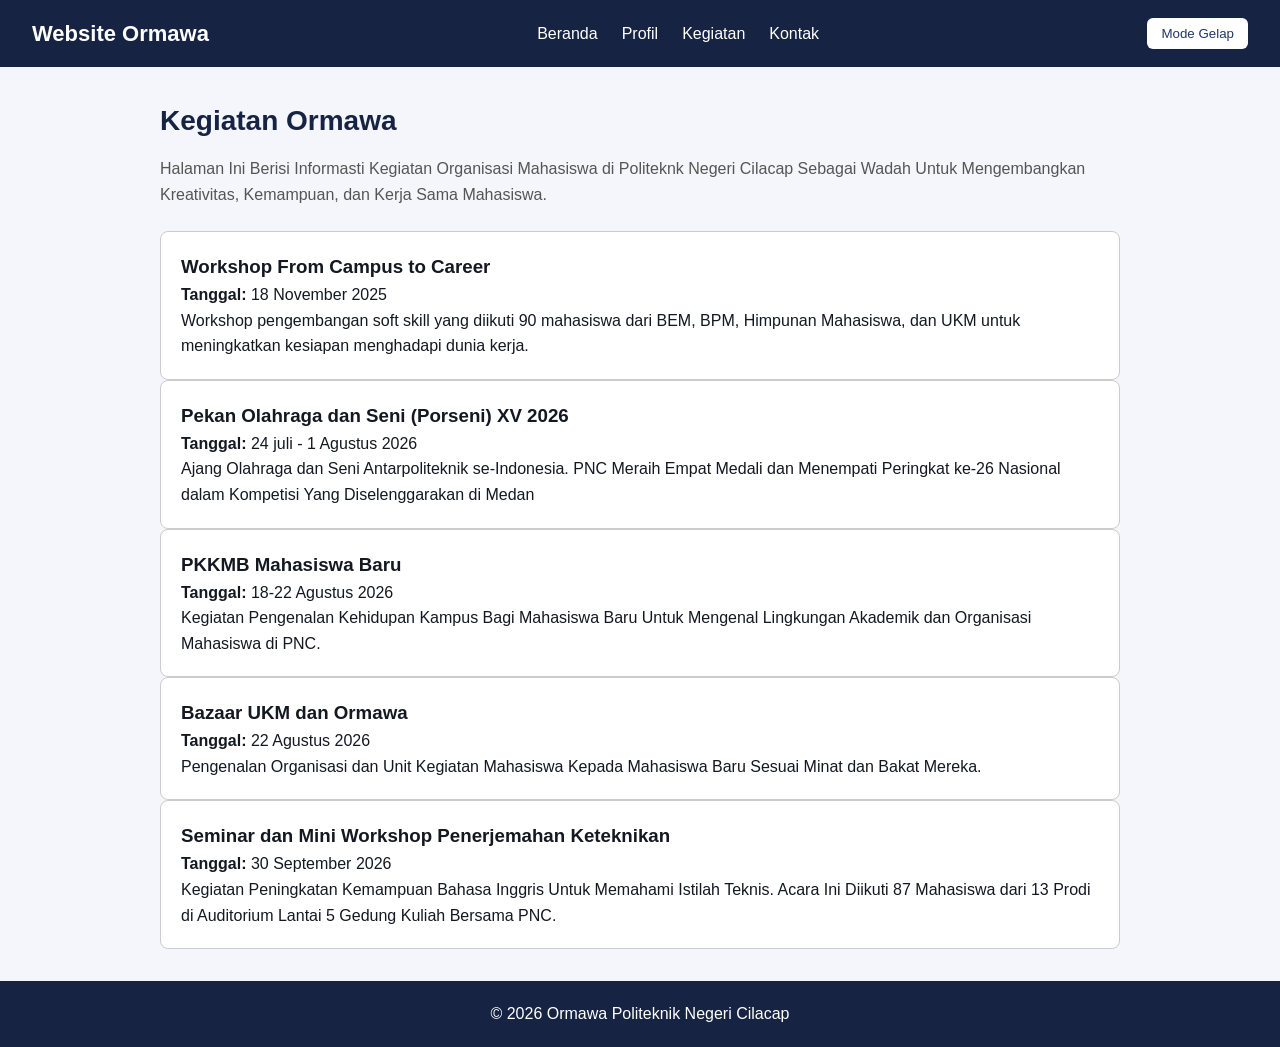
<file: kegiatan.html>
<!DOCTYPE html>
<html lang="en">
<head>
    <meta charset="UTF-8">
    <meta name="viewport" content="width=device-width, initial-scale=1.0">
    <title>Beranda | Website Ormawa</title>
    <link rel="stylesheet" href="css/style.css">
</head>
<body>
    <!--Navbar-->
    <header class="navbar">
        <h1 class="logo">Website Ormawa</h1>
        <nav>
            <ul class="menu">
                <li><a href="index.html">Beranda</a></li>
                <li><a href="profil.html">Profil</a></li>
                <li><a href="kegiatan.html">Kegiatan</a></li>
                <li><a href="kontak.html">Kontak</a></li>
            </ul>
        </nav>
        <button id="tombol-tema" type="button">Mode Gelap</button>
    </header>


    <main>
        <h2>Kegiatan Ormawa</h2>
        <p>Halaman Ini Berisi Informasti Kegiatan Organisasi Mahasiswa di Politeknk Negeri Cilacap Sebagai Wadah Untuk Mengembangkan Kreativitas, Kemampuan, dan Kerja Sama Mahasiswa.</p>
        
        <div class="grid-card">
            <div class="card">
                <h3>Workshop From Campus to Career</h3>
                <p><strong>Tanggal:</strong> 18 November 2025</p>
                <p>Workshop pengembangan soft skill yang diikuti 90 mahasiswa
                dari BEM, BPM, Himpunan Mahasiswa, dan UKM untuk meningkatkan
                kesiapan menghadapi dunia kerja.</p>
            </div>

            <div class="card">
                <h3>Pekan Olahraga dan Seni (Porseni) XV 2026</h3>
                <p><strong>Tanggal:</strong> 24 juli - 1 Agustus 2026</p>
                <p>Ajang Olahraga dan Seni Antarpoliteknik se-Indonesia. PNC Meraih Empat Medali dan Menempati Peringkat ke-26 Nasional dalam Kompetisi Yang Diselenggarakan di Medan</p>
            </div>

            <div class="card">
                <h3>PKKMB Mahasiswa Baru</h3>
                <p><strong>Tanggal:</strong> 18-22 Agustus 2026</p>
                <p>Kegiatan Pengenalan Kehidupan Kampus Bagi Mahasiswa Baru Untuk Mengenal Lingkungan Akademik dan Organisasi Mahasiswa di PNC.</p>
            </div>
            
            <div class="card">
                <h3>Bazaar UKM dan Ormawa</h3>
                <p><strong>Tanggal:</strong> 22 Agustus 2026</p>
                <p>Pengenalan Organisasi dan Unit Kegiatan Mahasiswa Kepada Mahasiswa Baru Sesuai Minat dan Bakat Mereka.</p>
            </div>

            <div class="card">
                <h3>Seminar dan Mini Workshop Penerjemahan Keteknikan</h3>
                <p><strong>Tanggal:</strong> 30 September 2026</p>
                <p>Kegiatan Peningkatan Kemampuan Bahasa Inggris Untuk Memahami Istilah Teknis. Acara Ini Diikuti 87 Mahasiswa dari 13 Prodi di Auditorium Lantai 5 Gedung Kuliah Bersama PNC.</p>
            </div>
        </div>
    </main>

    
    <footer>
        <p>&copy; 2026 Ormawa Politeknik Negeri Cilacap</p>
    </footer>

    <script src="js/script.js"></script>
</body>
</html>
</file>
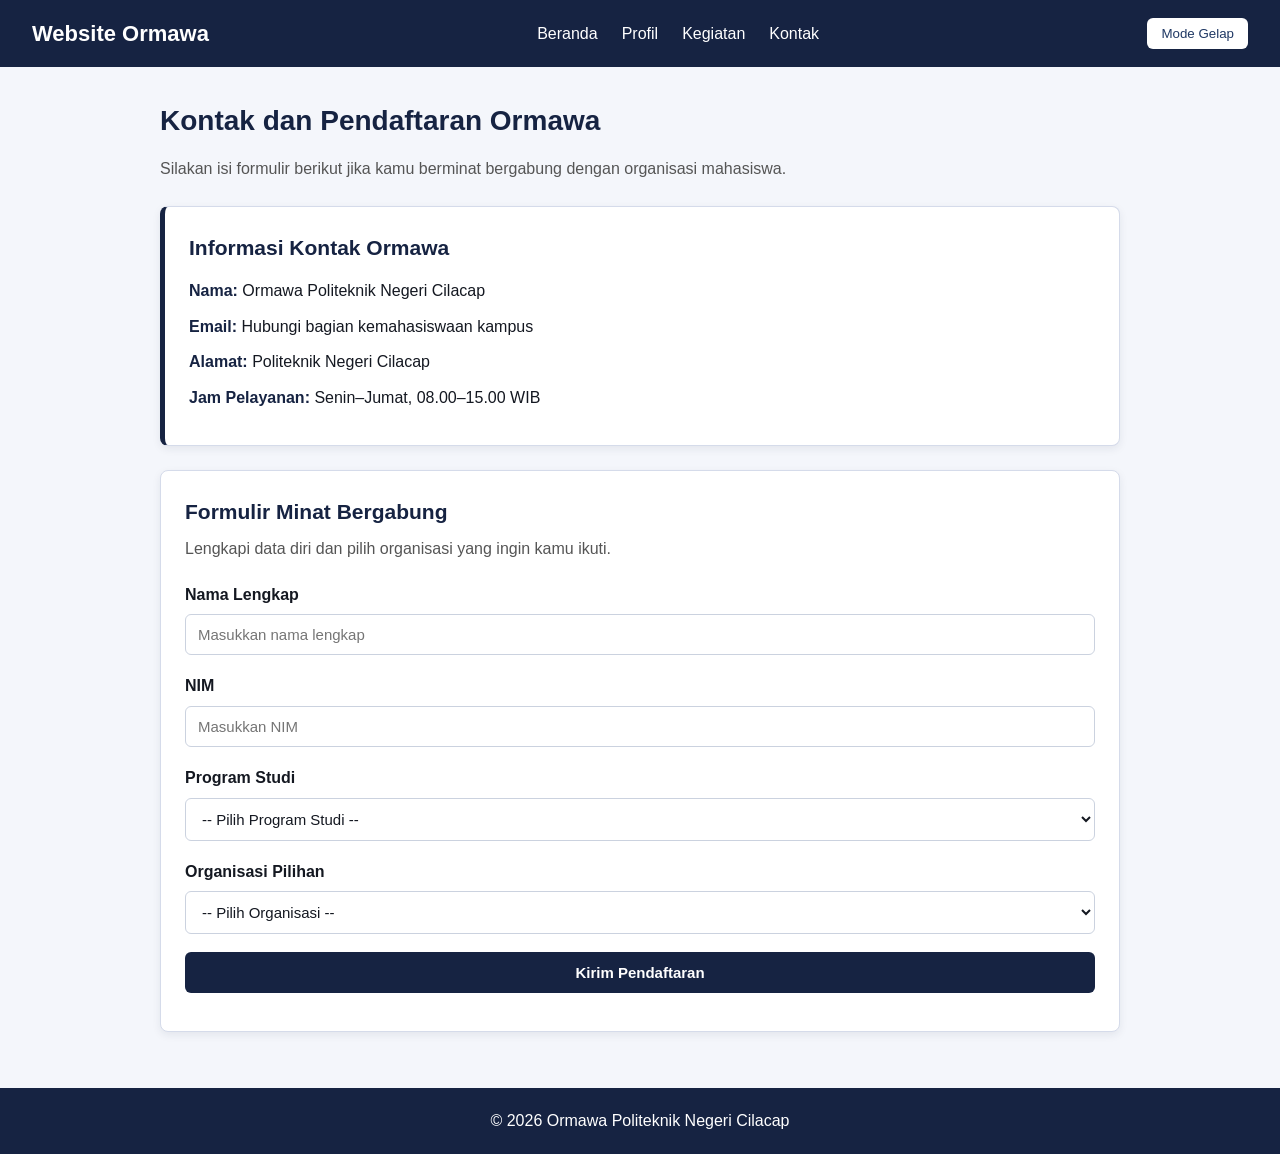
<file: kontak.html>
<!DOCTYPE html>
<html lang="id">
<head>
    <meta charset="UTF-8">
    <meta name="viewport" content="width=device-width, initial-scale=1.0">
    <title>Kontak | Website Ormawa</title>

    <!-- Menghubungkan file CSS -->
    <link rel="stylesheet" href="css/style.css">
</head>
<body>

    <!-- Navbar -->
    <header class="navbar">
        <h1 class="logo">Website Ormawa</h1>

        <nav>
            <ul class="menu">
                <li><a href="index.html">Beranda</a></li>
                <li><a href="profil.html">Profil</a></li>
                <li><a href="kegiatan.html">Kegiatan</a></li>
                <li><a href="kontak.html">Kontak</a></li>
            </ul>
        </nav>

        <button id="tombol-tema" type="button">
            Mode Gelap
        </button>
    </header>

    <!-- Konten Utama -->
    <main>
        <h2>Kontak dan Pendaftaran Ormawa</h2>

        <p>
            Silakan isi formulir berikut jika kamu berminat
            bergabung dengan organisasi mahasiswa.
        </p>

        <!-- Informasi Kontak -->
        <section class="informasi-kontak">
            <h3>Informasi Kontak Ormawa</h3>

            <p>
                <strong>Nama:</strong>
                Ormawa Politeknik Negeri Cilacap
            </p>

            <p>
                <strong>Email:</strong>
                Hubungi bagian kemahasiswaan kampus
            </p>

            <p>
                <strong>Alamat:</strong>
                Politeknik Negeri Cilacap
            </p>

            <p>
                <strong>Jam Pelayanan:</strong>
                Senin–Jumat, 08.00–15.00 WIB
            </p>
        </section>

        <!-- Formulir Minat Bergabung -->
        <section class="form-pendaftaran">
            <h3>Formulir Minat Bergabung</h3>

            <p>
                Lengkapi data diri dan pilih organisasi
                yang ingin kamu ikuti.
            </p>

            <form id="formOrmawa">
                <div class="form-group">
                    <label for="nama">Nama Lengkap</label>
                    <input
                        type="text"
                        id="nama"
                        name="nama"
                        placeholder="Masukkan nama lengkap"
                        required
                    >
                </div>

                <div class="form-group">
                    <label for="nim">NIM</label>
                    <input
                        type="text"
                        id="nim"
                        name="nim"
                        placeholder="Masukkan NIM"
                        inputmode="numeric"
                        required
                    >
                </div>

                <div class="form-group">
                    <label for="prodi">Program Studi</label>
                    <select id="prodi" name="prodi" required>
                        <option value="">-- Pilih Program Studi --</option>
                        <option value="D3 Teknik Informatika">
                            D3 Teknik Informatika
                        </option>
                        <option value="D3 Teknik Elektronika">
                            D3 Teknik Elektronika
                        </option>
                        <option value="D3 Teknik Mesin">
                            D3 Teknik Mesin
                        </option>
                        <option value="Program Studi Lain">
                            Program Studi Lain
                        </option>
                    </select>
                </div>

                <div class="form-group">
                    <label for="organisasi">Organisasi Pilihan</label>
                    <select id="organisasi" name="organisasi" required>
                        <option value="">-- Pilih Organisasi --</option>
                        <option value="BEM">BEM</option>
                        <option value="BPM">BPM</option>
                        <option value="Himpunan Mahasiswa">
                            Himpunan Mahasiswa
                        </option>
                        <option value="UKM Olahraga">
                            UKM Olahraga
                        </option>
                        <option value="UKM Seni">
                            UKM Seni
                        </option>
                    </select>
                </div>

                <button type="submit">Kirim Pendaftaran</button>

                <p
                    id="pesan-validasi"
                    role="status"
                    aria-live="polite"
                ></p>
            </form>
        </section>

        <!-- Ringkasan Pendaftaran -->
        <section
            id="hasil-pendaftaran"
            class="informasi-kontak"
            hidden
        >
            <h3>Pendaftaran Berhasil Divalidasi</h3>

            <p>
                Terima kasih telah mengisi formulir minat
                bergabung dengan Ormawa.
            </p>

            <p><strong>Nama:</strong> <span id="hasil-nama"></span></p>
            <p><strong>NIM:</strong> <span id="hasil-nim"></span></p>
            <p>
                <strong>Program Studi:</strong>
                <span id="hasil-prodi"></span>
            </p>
            <p>
                <strong>Organisasi Pilihan:</strong>
                <span id="hasil-organisasi"></span>
            </p>

            <p>
                <em>
                    Catatan: Data ini hanya ditampilkan di halaman
                    dan belum dikirim kepada pengurus Ormawa.
                </em>
            </p>

            <button id="tombol-kembali" type="button">
                Kembali ke Formulir
            </button>
        </section>
    </main>

    <!-- Footer -->
    <footer>
        <p>&copy; 2026 Ormawa Politeknik Negeri Cilacap</p>
    </footer>

    <!-- Menghubungkan file JavaScript -->
    <script src="js/script.js"></script>

</body>
</html>
</file>
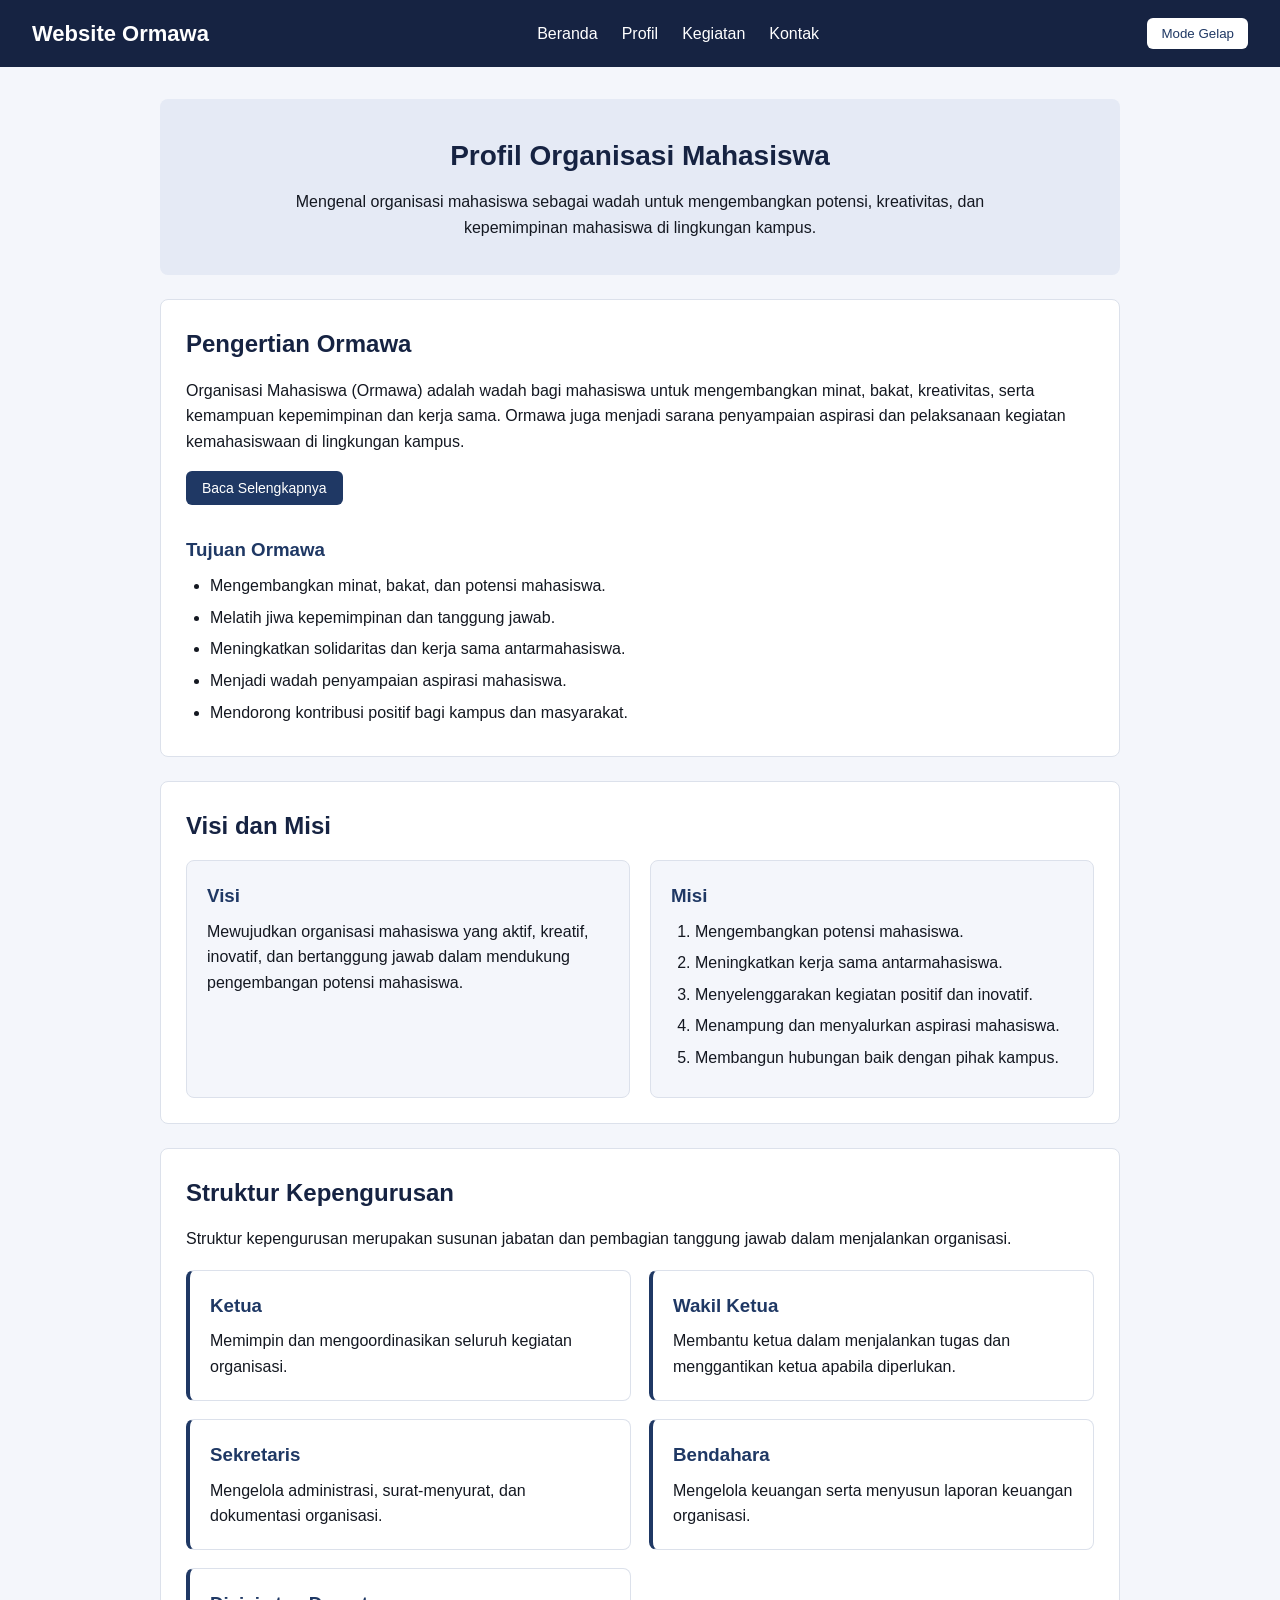
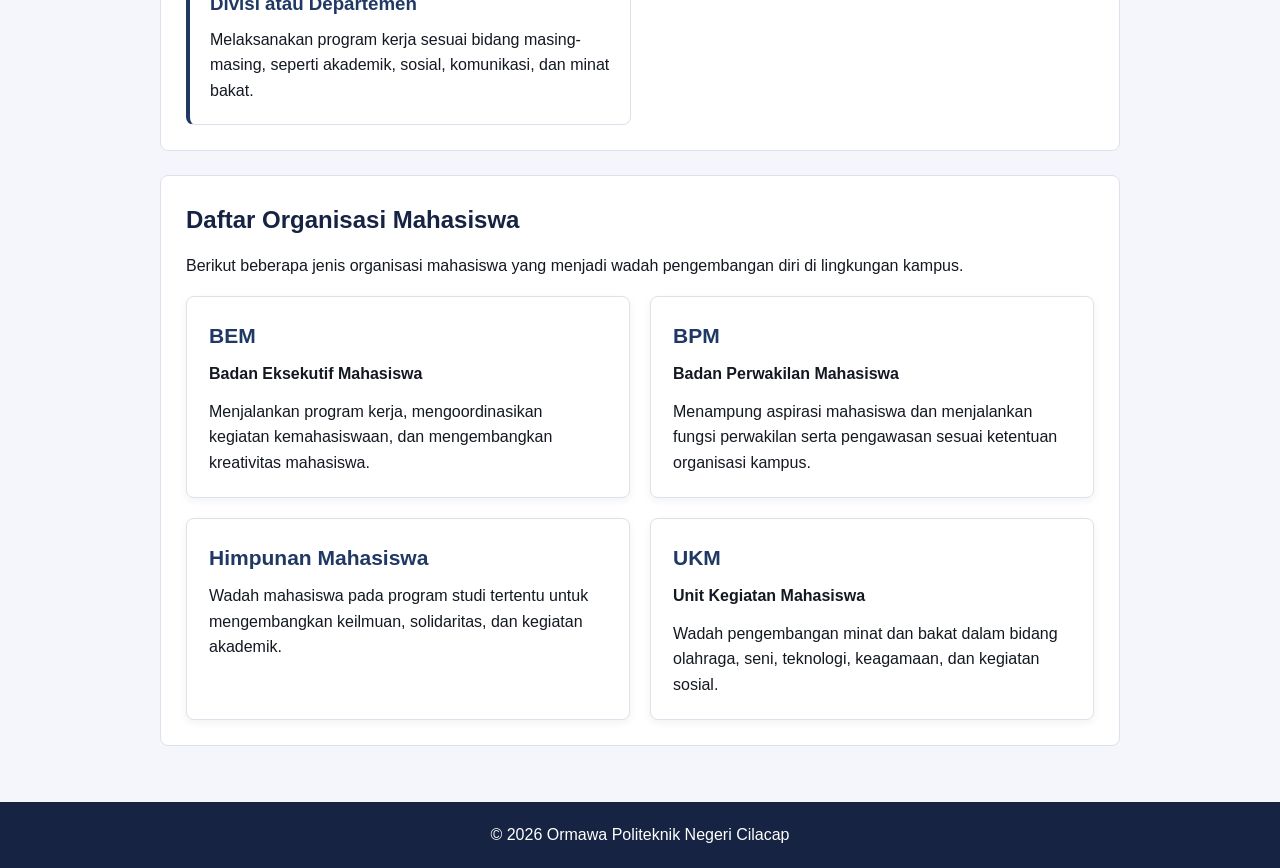
<file: profil.html>
<!DOCTYPE html>
<html lang="en">
<head>
    <meta charset="UTF-8">
    <meta name="viewport" content="width=device-width, initial-scale=1.0">
    <title>Beranda | Website Ormawa</title>
    <link rel="stylesheet" href="css/style.css">
</head>
<body>
    <!--Navbar-->
    <header class="navbar">
        <h1 class="logo">Website Ormawa</h1>
        <nav>
            <ul class="menu">
                <li><a href="index.html">Beranda</a></li>
                <li><a href="profil.html">Profil</a></li>
                <li><a href="kegiatan.html">Kegiatan</a></li>
                <li><a href="kontak.html">Kontak</a></li>
            </ul>
        </nav>
        <button id="tombol-tema" type="button">Mode Gelap</button>
    </header>


    <!--Konten Utama-->
    <main>
        <section class="profil-header">
            <h2>Profil Organisasi Mahasiswa</h2>
            <p>
                Mengenal organisasi mahasiswa sebagai wadah untuk
                mengembangkan potensi, kreativitas, dan kepemimpinan
                mahasiswa di lingkungan kampus.
            </p>
        </section>

        <!-- Pengertian dan Tujuan -->
        <section class="profil-section">
            <h2>Pengertian Ormawa</h2>

            <p>
                Organisasi Mahasiswa (Ormawa) adalah wadah bagi mahasiswa
                untuk mengembangkan minat, bakat, kreativitas, serta
                kemampuan kepemimpinan dan kerja sama. Ormawa juga menjadi
                sarana penyampaian aspirasi dan pelaksanaan kegiatan
                kemahasiswaan di lingkungan kampus.
            </p>

            <!-- Teks tambahan untuk fitur Baca Selengkapnya -->
            <div id="teks-tambahan" hidden>
                <p>
                    Melalui Ormawa, mahasiswa dapat memperoleh pengalaman
                    berorganisasi, belajar bekerja dalam tim, melatih
                    tanggung jawab, serta mengembangkan kemampuan
                    komunikasi dan kepemimpinan.
                </p>
            </div>

            <button id="tombol-baca" type="button">
                Baca Selengkapnya
            </button>

            <h3>Tujuan Ormawa</h3>
            <ul>
                <li>Mengembangkan minat, bakat, dan potensi mahasiswa.</li>
                <li>Melatih jiwa kepemimpinan dan tanggung jawab.</li>
                <li>Meningkatkan solidaritas dan kerja sama antarmahasiswa.</li>
                <li>Menjadi wadah penyampaian aspirasi mahasiswa.</li>
                <li>Mendorong kontribusi positif bagi kampus dan masyarakat.</li>
            </ul>
        </section>

        <!-- Visi dan Misi -->
        <section class="profil-section">
            <h2>Visi dan Misi</h2>

            <div class="visi-misi">

                <div class="visi">
                    <h3>Visi</h3>
                    <p>
                        Mewujudkan organisasi mahasiswa yang aktif,
                        kreatif, inovatif, dan bertanggung jawab
                        dalam mendukung pengembangan potensi mahasiswa.
                    </p>
                </div>

                <div class="misi">
                    <h3>Misi</h3>
                    <ol>
                        <li>Mengembangkan potensi mahasiswa.</li>
                        <li>Meningkatkan kerja sama antarmahasiswa.</li>
                        <li>Menyelenggarakan kegiatan positif dan inovatif.</li>
                        <li>Menampung dan menyalurkan aspirasi mahasiswa.</li>
                        <li>Membangun hubungan baik dengan pihak kampus.</li>
                    </ol>
                </div>

            </div>
        </section>

        <!-- Struktur Kepengurusan -->
        <section class="profil-section">
            <h2>Struktur Kepengurusan</h2>

            <p>
                Struktur kepengurusan merupakan susunan jabatan dan
                pembagian tanggung jawab dalam menjalankan organisasi.
            </p>

            <div class="struktur-list">

                <div class="struktur-card">
                    <h3>Ketua</h3>
                    <p>
                        Memimpin dan mengoordinasikan seluruh kegiatan
                        organisasi.
                    </p>
                </div>

                <div class="struktur-card">
                    <h3>Wakil Ketua</h3>
                    <p>
                        Membantu ketua dalam menjalankan tugas dan
                        menggantikan ketua apabila diperlukan.
                    </p>
                </div>

                <div class="struktur-card">
                    <h3>Sekretaris</h3>
                    <p>
                        Mengelola administrasi, surat-menyurat,
                        dan dokumentasi organisasi.
                    </p>
                </div>

                <div class="struktur-card">
                    <h3>Bendahara</h3>
                    <p>
                        Mengelola keuangan serta menyusun laporan
                        keuangan organisasi.
                    </p>
                </div>

                <div class="struktur-card">
                    <h3>Divisi atau Departemen</h3>
                    <p>
                        Melaksanakan program kerja sesuai bidang
                        masing-masing, seperti akademik, sosial,
                        komunikasi, dan minat bakat.
                    </p>
                </div>

            </div>
        </section>

        <!-- Daftar Organisasi Mahasiswa -->
        <section class="profil-section">
            <h2>Daftar Organisasi Mahasiswa</h2>

            <p>
                Berikut beberapa jenis organisasi mahasiswa yang
                menjadi wadah pengembangan diri di lingkungan kampus.
            </p>

            <div class="organisasi-list">

                <article class="organisasi-card">
                    <h3>BEM</h3>
                    <p><strong>Badan Eksekutif Mahasiswa</strong></p>
                    <p>
                        Menjalankan program kerja, mengoordinasikan
                        kegiatan kemahasiswaan, dan mengembangkan
                        kreativitas mahasiswa.
                    </p>
                </article>

                <article class="organisasi-card">
                    <h3>BPM</h3>
                    <p><strong>Badan Perwakilan Mahasiswa</strong></p>
                    <p>
                        Menampung aspirasi mahasiswa dan menjalankan
                        fungsi perwakilan serta pengawasan sesuai
                        ketentuan organisasi kampus.
                    </p>
                </article>

                <article class="organisasi-card">
                    <h3>Himpunan Mahasiswa</h3>
                    <p>
                        Wadah mahasiswa pada program studi tertentu
                        untuk mengembangkan keilmuan, solidaritas,
                        dan kegiatan akademik.
                    </p>
                </article>

                <article class="organisasi-card">
                    <h3>UKM</h3>
                    <p><strong>Unit Kegiatan Mahasiswa</strong></p>
                    <p>
                        Wadah pengembangan minat dan bakat dalam
                        bidang olahraga, seni, teknologi, keagamaan,
                        dan kegiatan sosial.
                    </p>
                </article>

            </div>
        </section>

    </main>

    <!--Footer-->
    <footer>
        <p>&copy; 2026 Ormawa Politeknik Negeri Cilacap</p>
    </footer>

    <script src="js/script.js"></script>
</body>
</html>
</file>
<file: css/style.css>
* { margin: 0; padding: 0; box-sizing: border-box;}

body {
    font-family: Arial, sans-serif;
    color: #141821;
    background-color: #f4f6fb;
    line-height: 1.6;
}

/* == BAGIAN UMUM ==*/
.navbar {
    object-fit: contain;
    display: flex;
    justify-content: space-between;
    align-items: center;
    flex-wrap: wrap;
    gap: 12px;
    padding: 16px 32px;
    background-color: #162342;
    color: white;
}

.logo { font-size: 22px;}
.menu { display: flex; gap: 24px; list-style: none;}
.menu a {color: white; text-decoration: none;}
.menu a:hover {text-decoration: underline;}
#tombol-tema {
    padding: 8px 14px;
    border: none;
    border-radius: 6px;
    background-color: white;
    color: #1f3864;
    cursor: pointer;
}

main { max-width: 1000px; margin: 0 auto; padding: 32px 20px;}

.gird-card {
    display: grid;
    grid-template-columns: repeat(auto-fit, minmax(240px, 1fr));
    gap: 20px;
}
.card {
    background-color: white;
    border: 1px solid #ccc;
    border-radius: 8px;
    padding: 20px;
}
.card img { width: 100%; border-radius: 6px; margin-bottom: 10px;}

footer {
    padding: 20px 32px;
    text-align: center;
    background-color: #162342;
    color: white;
}

/* Mode gelap (dipasang oleh JavaScript) */
body.gelap { background-color: #121826 ; color: #e8e8e8;}
body.gelap .card { background-color: #1c2538; border-color: #33415c;}

@media (max-width: 600px) {
    .navbar {flex-direction: column;}
    .menu { gap: 14px; }
}

/*===BAGIAN MAHASISWA 2 (Beranda)===*/

/*===BAGIAN MAHASISWA 3 (Profil)===*/

/*===BAGIAN MAHASISWA 3 (Profil)===*/

/* Header Profil */
.profil-header {
    text-align: center;
    padding: 35px 25px;
    margin-bottom: 24px;
    background-color: #e5eaf5;
    border-radius: 8px;
}

.profil-header h2 {
    color: #162342;
    font-size: 28px;
    margin-bottom: 10px;
}

.profil-header p {
    max-width: 700px;
    margin: 0 auto;
}

/* Bagian Umum Profil */
.profil-section {
    background-color: white;
    padding: 25px;
    margin-bottom: 24px;
    border: 1px solid #dce1eb;
    border-radius: 8px;
}

.profil-section h2 {
    color: #162342;
    font-size: 24px;
    margin-bottom: 14px;
}

.profil-section h3 {
    color: #1f3864;
    margin-top: 18px;
    margin-bottom: 8px;
}

.profil-section p {
    margin-bottom: 12px;
}

.profil-section ul,
.profil-section ol {
    padding-left: 24px;
}

.profil-section li {
    margin-bottom: 6px;
}

/* Tombol Baca Selengkapnya */
#tombol-baca {
    padding: 9px 16px;
    margin: 5px 0 12px;
    border: none;
    border-radius: 6px;
    background-color: #1f3864;
    color: white;
    cursor: pointer;
    font-size: 14px;
    transition: background-color 0.3s;
}

#tombol-baca:hover {
    background-color: #304e80;
}

/* Visi dan Misi */
.visi-misi {
    display: grid;
    grid-template-columns: repeat(2, minmax(0, 1fr));
    gap: 20px;
}

.visi,
.misi {
    padding: 20px;
    background-color: #f4f6fb;
    border-radius: 8px;
    border: 1px solid #dce1eb;
}

.visi h3,
.misi h3 {
    margin-top: 0;
}

/* Struktur Kepengurusan */
.struktur-list {
    display: grid;
    grid-template-columns: repeat(2, minmax(0, 1fr));
    gap: 18px;
    margin-top: 18px;
}

.struktur-card {
    padding: 20px;
    background-color: white;
    border: 1px solid #dce1eb;
    border-left: 4px solid #1f3864;
    border-radius: 8px;
    transition: transform 0.3s;
}

.struktur-card:hover {
    transform: translateY(-3px);
}

.struktur-card h3 {
    margin-top: 0;
    color: #1f3864;
}

.struktur-card p {
    margin-bottom: 0;
}

/* Daftar Organisasi */
.organisasi-list {
    display: grid;
    grid-template-columns: repeat(2, minmax(0, 1fr));
    gap: 20px;
    margin-top: 18px;
}

.organisasi-card {
    padding: 22px;
    background-color: white;
    border: 1px solid #dce1eb;
    border-radius: 8px;
    box-shadow: 0 3px 8px rgba(22, 35, 66, 0.06);
    transition: transform 0.3s, box-shadow 0.3s;
}

.organisasi-card:hover {
    transform: translateY(-4px);
    box-shadow: 0 7px 15px rgba(22, 35, 66, 0.12);
}

.organisasi-card h3 {
    margin-top: 0;
    margin-bottom: 8px;
    font-size: 21px;
    color: #1f3864;
}

.organisasi-card p:last-child {
    margin-bottom: 0;
}

/* Mode Gelap - Halaman Profil */
body.gelap .profil-header {
    background-color: #1c2538;
}

body.gelap .profil-header h2,
body.gelap .profil-section h2,
body.gelap .profil-section h3 {
    color: #c8d7ff;
}

body.gelap .profil-section,
body.gelap .struktur-card,
body.gelap .organisasi-card {
    background-color: #1c2538;
    border-color: #33415c;
}

body.gelap .visi,
body.gelap .misi {
    background-color: #263149;
    border-color: #33415c;
}

body.gelap .struktur-card {
    border-left-color: #7898dc;
}

body.gelap #tombol-baca {
    background-color: #38568d;
}

body.gelap #tombol-baca:hover {
    background-color: #496aa7;
}

/* Responsif untuk HP */
@media (max-width: 600px) {
    .profil-header {
        padding: 25px 18px;
    }

    .profil-header h2 {
        font-size: 23px;
    }

    .profil-section {
        padding: 18px;
    }

    .profil-section h2 {
        font-size: 21px;
    }

    .visi-misi,
    .struktur-list,
    .organisasi-list {
        grid-template-columns: 1fr;
    }

    .struktur-card,
    .organisasi-card {
        padding: 18px;
    }
}


/*===BAGIAN MAHASISWA 2 (Kegiatan)===*/

/*===BAGIAN MAHASISWA 2 (Kontak dan Pendaftaran )===*/

/*===BAGIAN MAHASISWA 2 (Kontak dan Pendaftaran )===*/

/* Judul halaman kontak */
main > h2 {
    color: #162342;
    font-size: 28px;
    margin-bottom: 12px;
}

/* Paragraf pembuka */
main > p {
    margin-bottom: 24px;
    color: #555;
}

/* Informasi kontak dan ringkasan pendaftaran */
.informasi-kontak {
    background-color: white;
    border: 1px solid #d5dbea;
    border-left: 5px solid #162342;
    border-radius: 8px;
    padding: 24px;
    margin-bottom: 24px;
    box-shadow: 0 3px 8px rgba(22, 35, 66, 0.08);
}

.informasi-kontak h3 {
    color: #162342;
    font-size: 21px;
    margin-bottom: 14px;
}

.informasi-kontak p {
    margin-bottom: 10px;
    overflow-wrap: anywhere;
}

.informasi-kontak strong {
    color: #162342;
}

/* Formulir pendaftaran */
.form-pendaftaran {
    background-color: white;
    border: 1px solid #d5dbea;
    border-radius: 8px;
    padding: 24px;
    margin-bottom: 24px;
    box-shadow: 0 3px 8px rgba(22, 35, 66, 0.08);
}

.form-pendaftaran h3 {
    color: #162342;
    font-size: 21px;
    margin-bottom: 8px;
}

.form-pendaftaran > p {
    margin-bottom: 20px;
    color: #555;
}

/* Kelompok input */
.form-group {
    margin-bottom: 18px;
}

.form-group label {
    display: block;
    font-weight: bold;
    margin-bottom: 7px;
    color: #141821;
}

/* Input nama, NIM, dan pilihan */
.form-group input,
.form-group select {
    display: block;
    width: 100%;
    padding: 11px 12px;
    border: 1px solid #cbd2df;
    border-radius: 6px;
    background-color: white;
    color: #141821;
    font-family: Arial, sans-serif;
    font-size: 15px;
}

/* Efek saat kolom dipilih */
.form-group input:focus,
.form-group select:focus {
    outline: none;
    border-color: #315a9c;
    box-shadow: 0 0 0 3px rgba(49, 90, 156, 0.15);
}

/* Tombol kirim dan tombol kembali */
.form-pendaftaran button,
#tombol-kembali {
    display: block;
    width: 100%;
    padding: 12px;
    border: none;
    border-radius: 6px;
    background-color: #162342;
    color: white;
    font-size: 15px;
    font-weight: bold;
    cursor: pointer;
    transition: background-color 0.2s;
}

.form-pendaftaran button:hover,
#tombol-kembali:hover {
    background-color: #2b4575;
}

/* Pesan validasi JavaScript */
#pesan-validasi {
    margin-top: 14px;
    margin-bottom: 0;
    text-align: center;
    font-weight: bold;
    overflow-wrap: anywhere;
}

/* Ringkasan hasil pendaftaran */
#hasil-pendaftaran {
    border-left-color: #23864a;
    margin-top: 24px;
}

#hasil-pendaftaran h3 {
    color: #23864a;
}

#hasil-pendaftaran p:last-of-type {
    margin-top: 14px;
    font-size: 14px;
}

/* Memastikan hasil tersembunyi sebelum formulir dikirim */
[hidden] {
    display: none !important;
}

/* Mode gelap untuk bagian kontak */
body.gelap main > h2 {
    color: #a9c7ff;
}

body.gelap main > p {
    color: #d0d5df;
}

body.gelap .informasi-kontak,
body.gelap .form-pendaftaran {
    background-color: #1c2538;
    color: #e8e8e8;
    border-color: #33415c;
}

body.gelap .informasi-kontak h3,
body.gelap .informasi-kontak strong,
body.gelap .form-pendaftaran h3,
body.gelap .form-group label {
    color: #e8e8e8;
}

body.gelap .form-pendaftaran > p {
    color: #c5ccda;
}

body.gelap .form-group input,
body.gelap .form-group select {
    background-color: #121826;
    color: #e8e8e8;
    border-color: #46536d;
}

body.gelap .form-group input::placeholder {
    color: #aab3c4;
}

body.gelap .form-group input:focus,
body.gelap .form-group select:focus {
    border-color: #a9c7ff;
}

body.gelap #hasil-pendaftaran h3 {
    color: #86e3a4;
}

/* Tampilan HP */
@media (max-width: 600px) {
    main > h2 {
        font-size: 23px;
    }

    .informasi-kontak,
    .form-pendaftaran {
        padding: 18px;
    }

    .informasi-kontak h3,
    .form-pendaftaran h3 {
        font-size: 19px;
    }

    .form-group input,
    .form-group select {
        font-size: 14px;
    }

    .form-pendaftaran button,
    #tombol-kembali {
        padding: 11px;
    }
}

/* Beranda */
.beranda-page {
    background-color: #f4f6f9;
    color: #333;
}

.beranda-page header {
    display: flex;
    justify-content: space-between;
    align-items: center;
    gap: 16px;
    padding: 15px 30px;
    background-color: #1d2a44;
    color: white;
}

.beranda-page .brand {
    display: flex;
    align-items: center;
    gap: 12px;
}

.beranda-page .brand-logo-img {
    width: 80px;
    height: 80px;
    object-fit: contain;
}

.beranda-page .brand h1 {
    font-size: 18px;
    font-weight: 600;
}

.beranda-page nav a {
    color: #ccc;
    text-decoration: none;
    font-size: 14px;
    transition: color 0.2s;
}

.beranda-page nav a[aria-current="page"],
.beranda-page nav a:hover {
    color: white;
    font-weight: bold;
}

.beranda-page .container {
    max-width: 900px;
    margin: 30px auto;
    padding: 0 15px;
}

.beranda-page .hero {
    margin-bottom: 30px;
    padding: 40px 25px;
    border: 1px solid #e1e4e8;
    border-radius: 8px;
    background: white;
    text-align: center;
    box-shadow: 0 2px 5px rgba(0, 0, 0, 0.05);
}

.beranda-page .hero h2 {
    margin-bottom: 12px;
    color: #1d2a44;
    font-size: 24px;
}

.beranda-page .hero p {
    max-width: 700px;
    margin: 0 auto 25px;
    color: #555;
    font-size: 15px;
    line-height: 1.6;
}

.beranda-page .btn-primary {
    display: inline-block;
    padding: 12px 24px;
    border-radius: 5px;
    background-color: #1d2a44;
    color: white;
    text-decoration: none;
    font-size: 14px;
    font-weight: 600;
    transition: background 0.2s ease;
}

.beranda-page .btn-primary:hover {
    background-color: #2b3d60;
}

.beranda-page .section-title {
    margin-bottom: 15px;
    color: #1d2a44;
    font-size: 18px;
}

.beranda-page .kegiatan-grid {
    display: grid;
    grid-template-columns: repeat(auto-fit, minmax(260px, 1fr));
    gap: 20px;
    margin-bottom: 30px;
}

.beranda-page .kegiatan-card {
    overflow: hidden;
    border: 1px solid #e1e4e8;
    border-radius: 8px;
    background: white;
    box-shadow: 0 2px 4px rgba(0, 0, 0, 0.02);
}

.beranda-page .kegiatan-img {
    display: flex;
    width: 100%;
    height: 150px;
    align-items: center;
    justify-content: center;
    background-color: #d1d5db;
    color: #6b7280;
    font-size: 13px;
}

.beranda-page img.kegiatan-img {
    display: block;
    object-fit: cover;
}

.beranda-page .kegiatan-body {
    padding: 15px;
}

.beranda-page .kegiatan-date {
    margin-bottom: 5px;
    color: #888;
    font-size: 12px;
}

.beranda-page .kegiatan-card h4 {
    margin-bottom: 8px;
    color: #1d2a44;
    font-size: 16px;
}

.beranda-page .kegiatan-card p {
    color: #666;
    font-size: 13px;
    line-height: 1.4;
}

.beranda-page #tombol-tema {
    padding: 8px 14px;
    border: none;
    border-radius: 6px;
    background-color: white;
    color: #1f3864;
    cursor: pointer;
}

.beranda-page footer {
    margin-top: 40px;
    padding: 20px;
    border-top: 1px solid #ddd;
    background-color: #1d2a44;
    color: white;
    text-align: center;
    font-size: 12px;
}

body.gelap.beranda-page {
    background-color: #121826;
    color: #e8e8e8;
}

body.gelap.beranda-page .hero,
body.gelap.beranda-page .kegiatan-card {
    border-color: #33415c;
    background-color: #1c2538;
}

body.gelap.beranda-page .hero h2,
body.gelap.beranda-page .section-title,
body.gelap.beranda-page .kegiatan-card h4 {
    color: #c8d7ff;
}

body.gelap.beranda-page .hero p,
body.gelap.beranda-page .kegiatan-card p {
    color: #d0d5df;
}

@media (max-width: 700px) {
    .beranda-page header {
        flex-direction: column;
        padding: 15px;
    }

    .beranda-page .menu {
        flex-wrap: wrap;
        justify-content: center;
        gap: 14px;
    }
}
</file>
